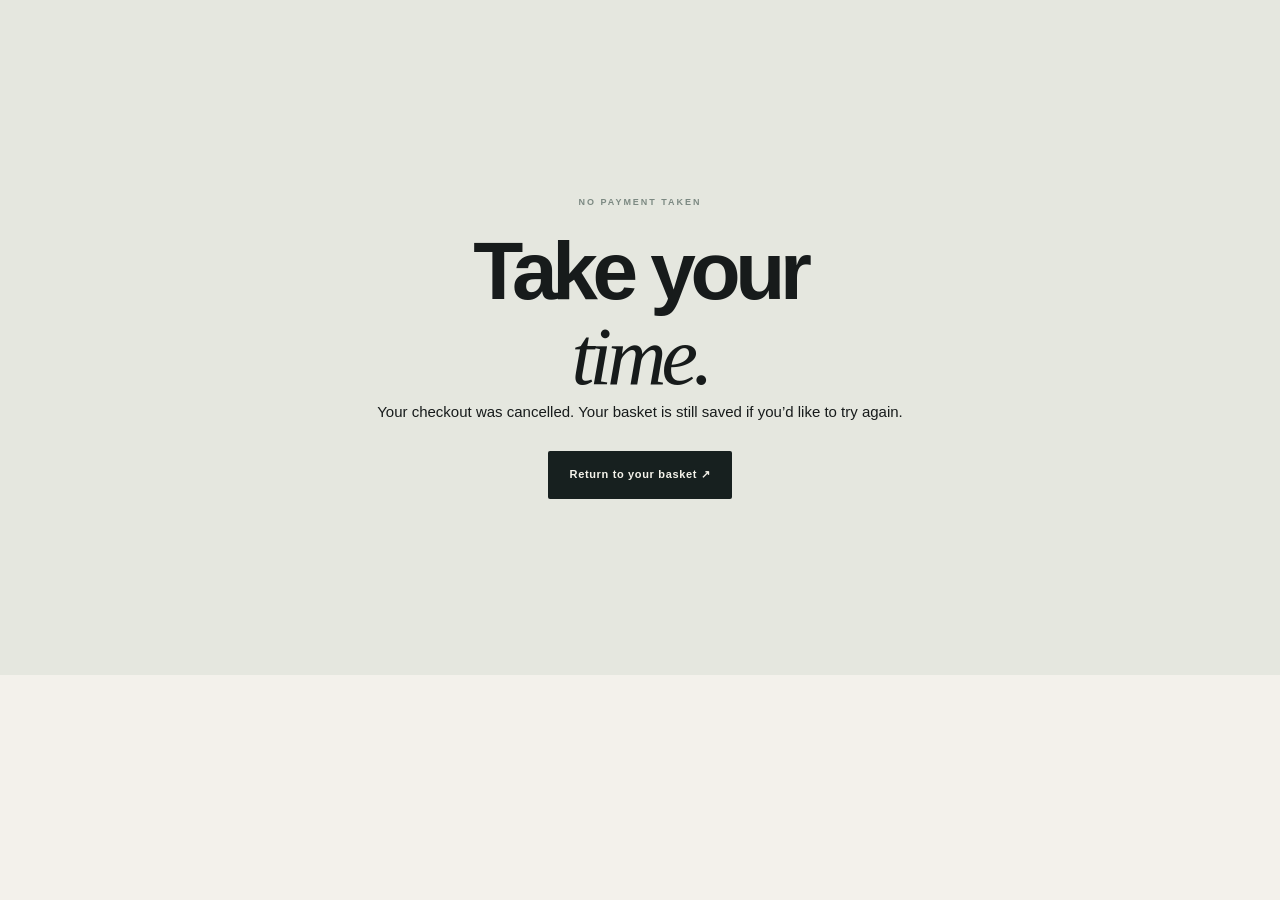
<file: cancel.html>
<!DOCTYPE html>
<html lang="en"><head><meta charset="UTF-8"><meta name="viewport" content="width=device-width,initial-scale=1"><title>Checkout cancelled — NICSTEPS</title><link rel="stylesheet" href="style.css"></head>
<body><main class="collection-hero" style="min-height:75vh;display:flex;flex-direction:column;justify-content:center;align-items:center"><p class="eyebrow">NO PAYMENT TAKEN</p><h1>Take your<br><em>time.</em></h1><p>Your checkout was cancelled. Your basket is still saved if you’d like to try again.</p><a class="button button-dark" style="margin-top:28px" href="collection.html">Return to your basket ↗</a></main></body></html>
</file>
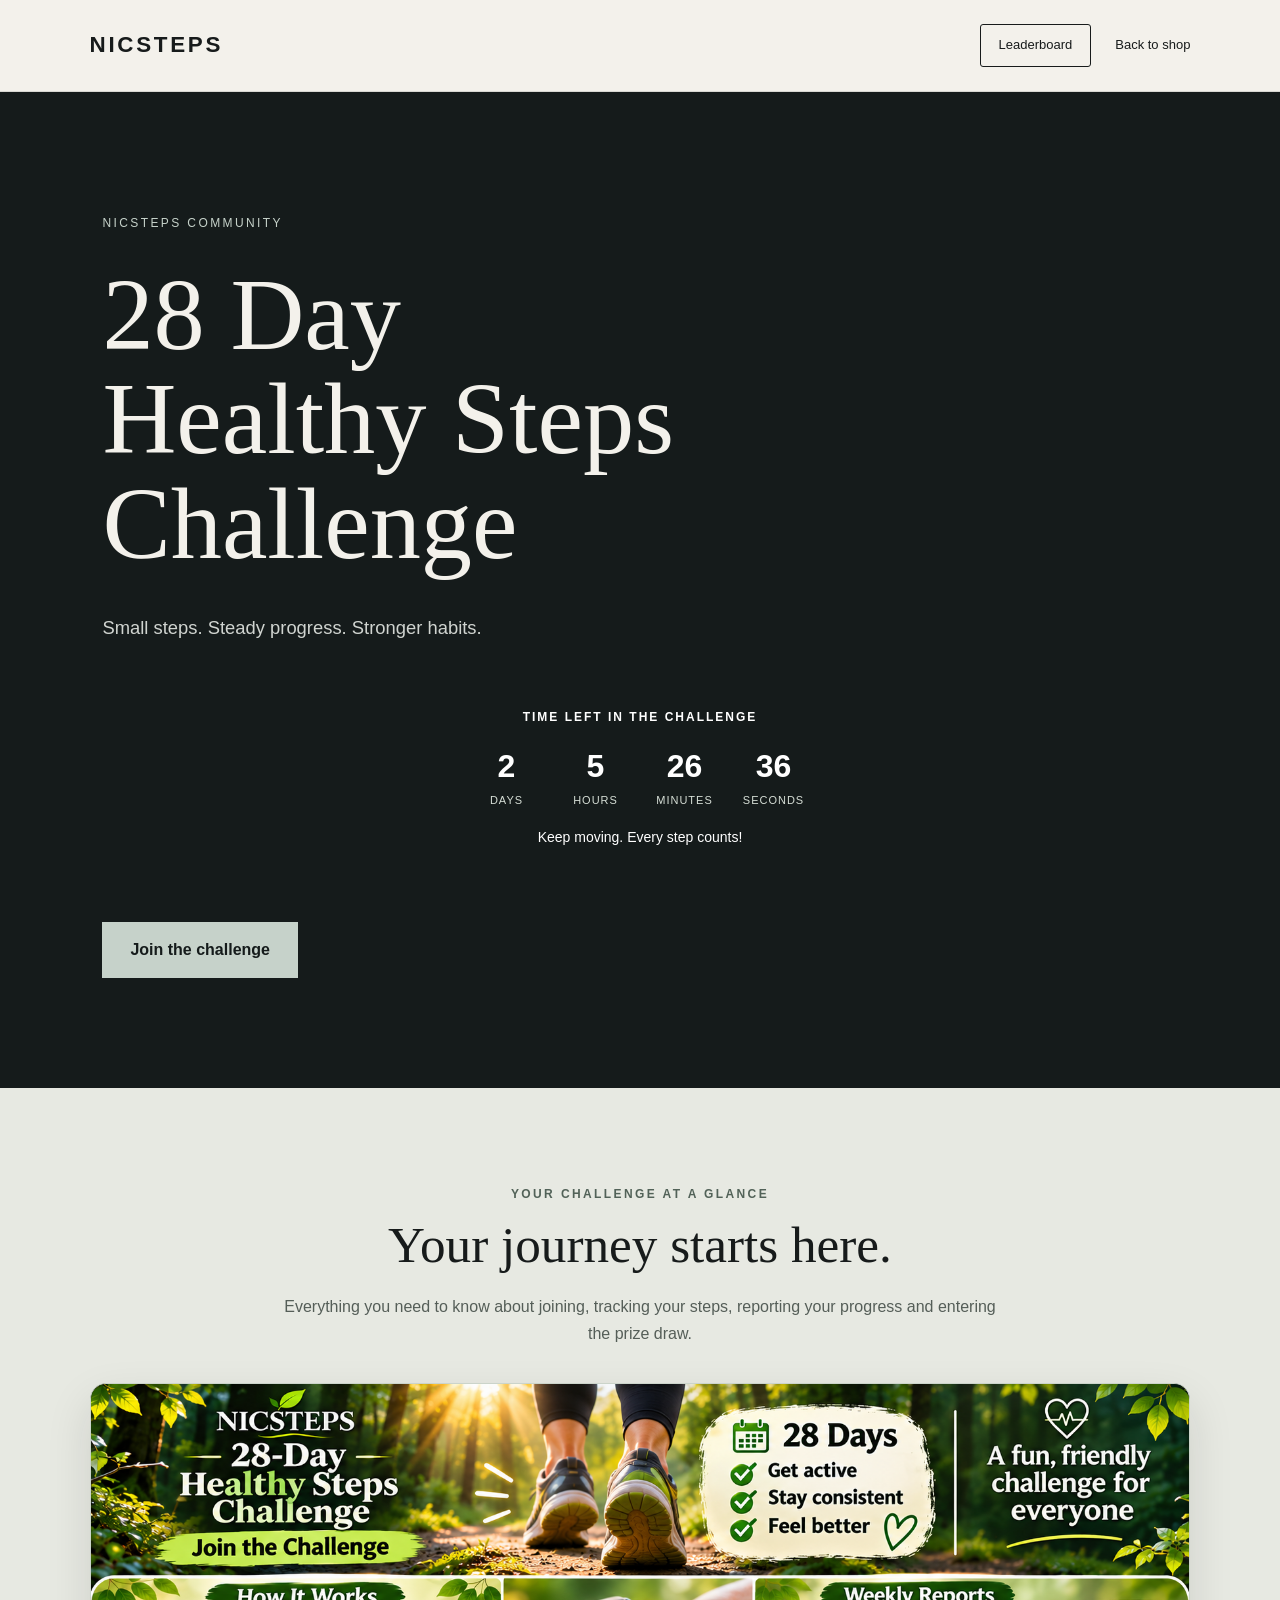
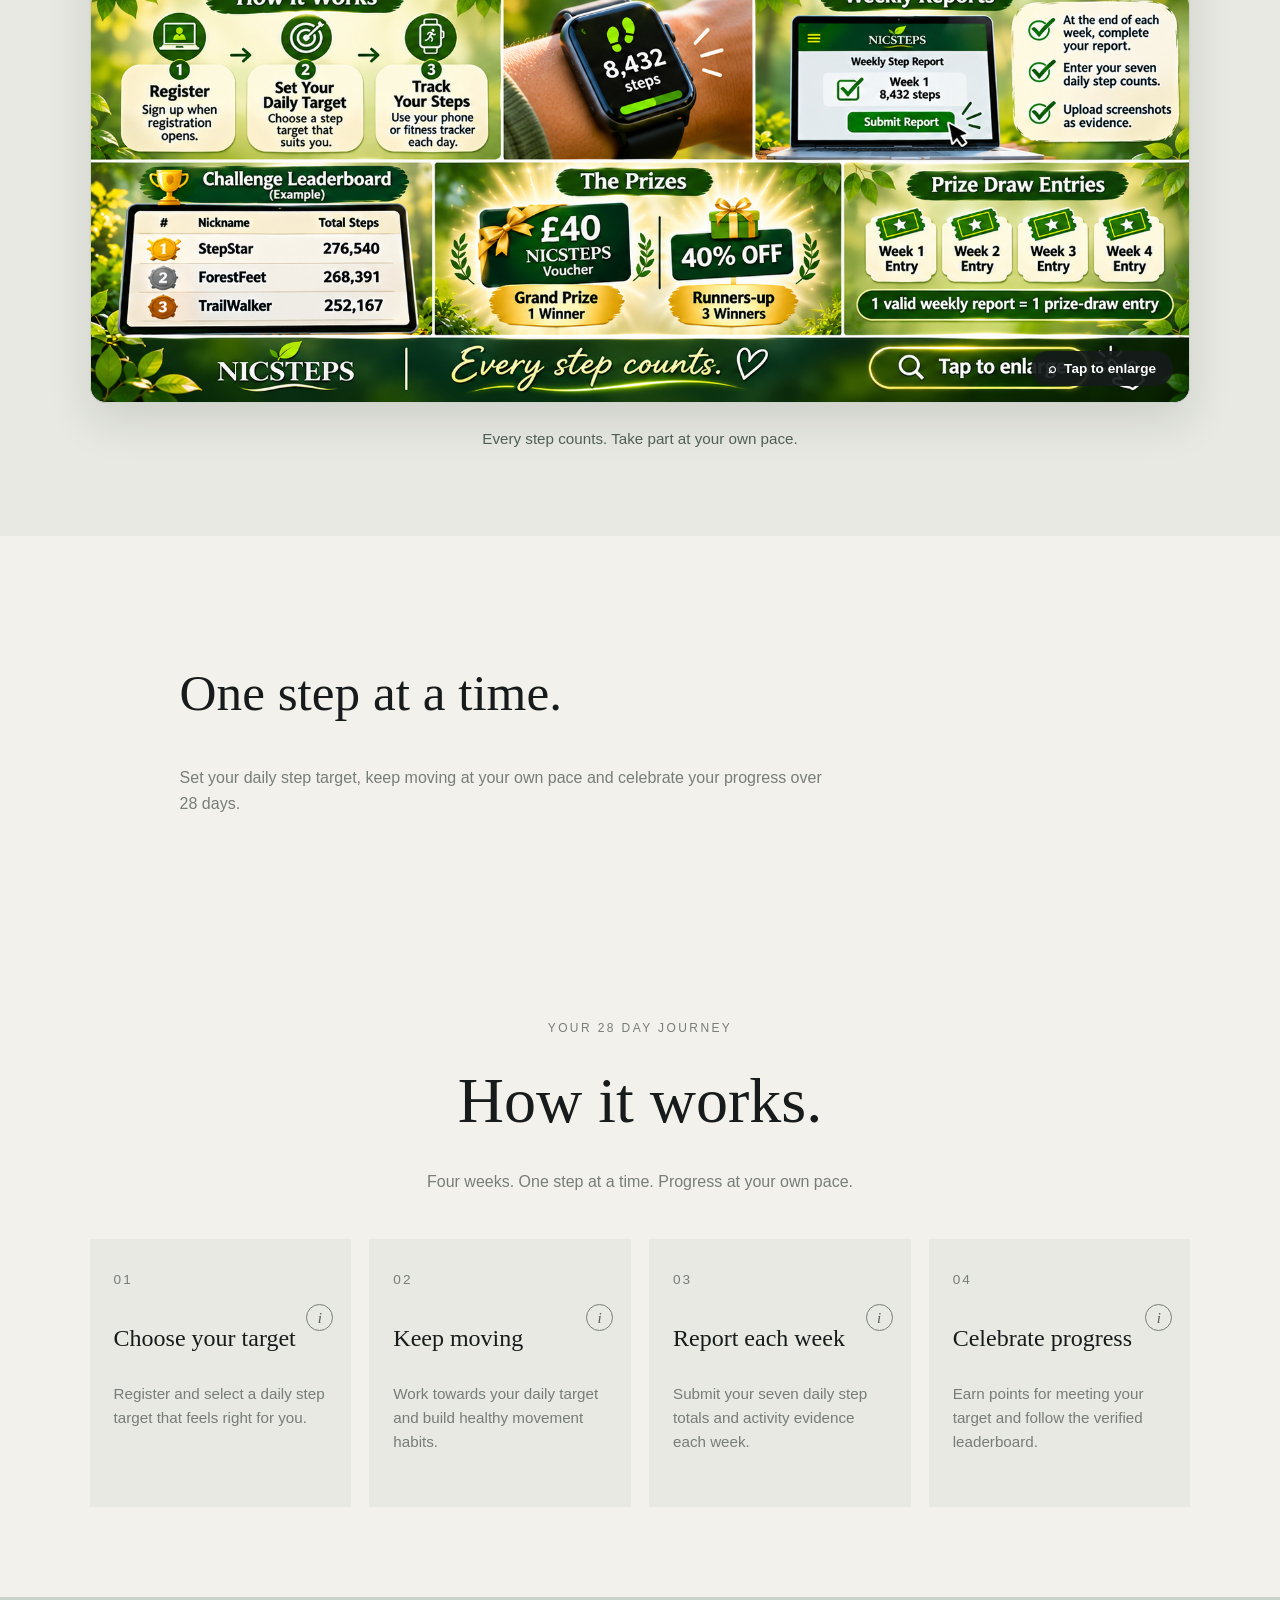
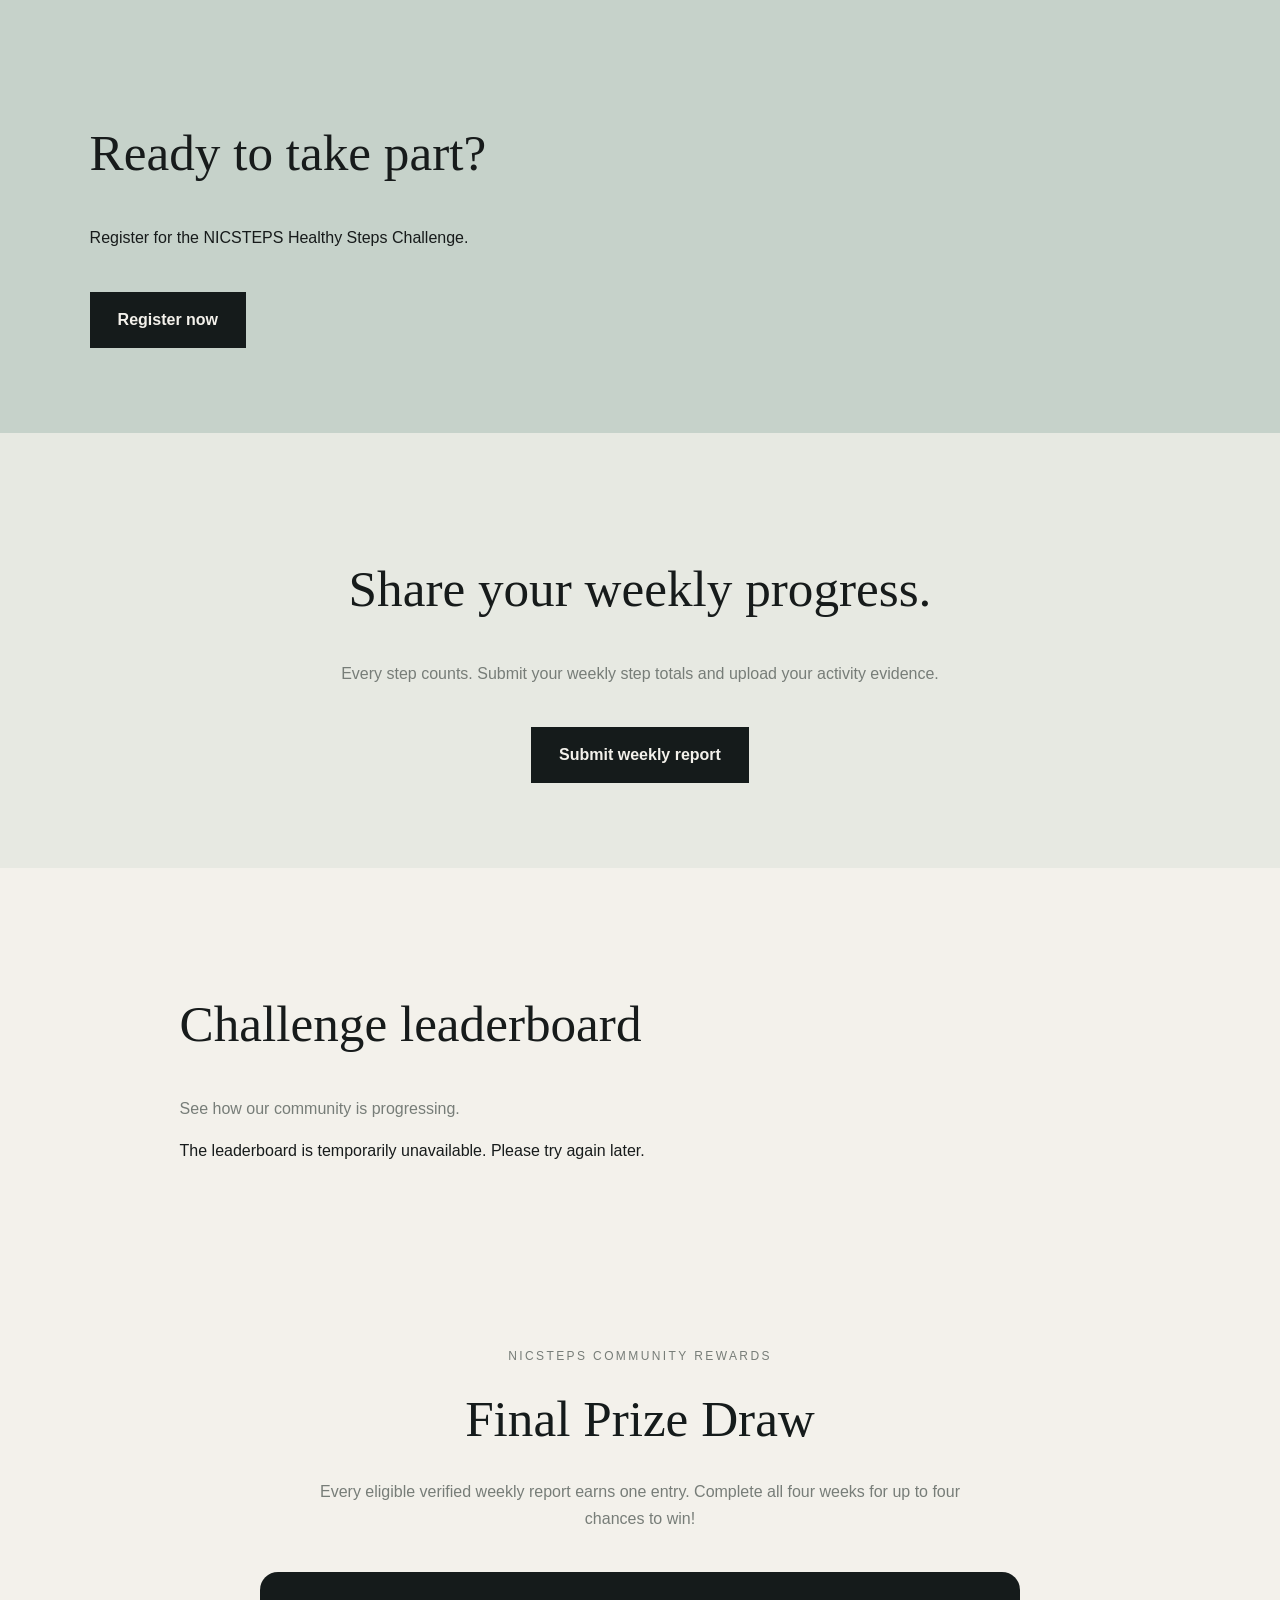
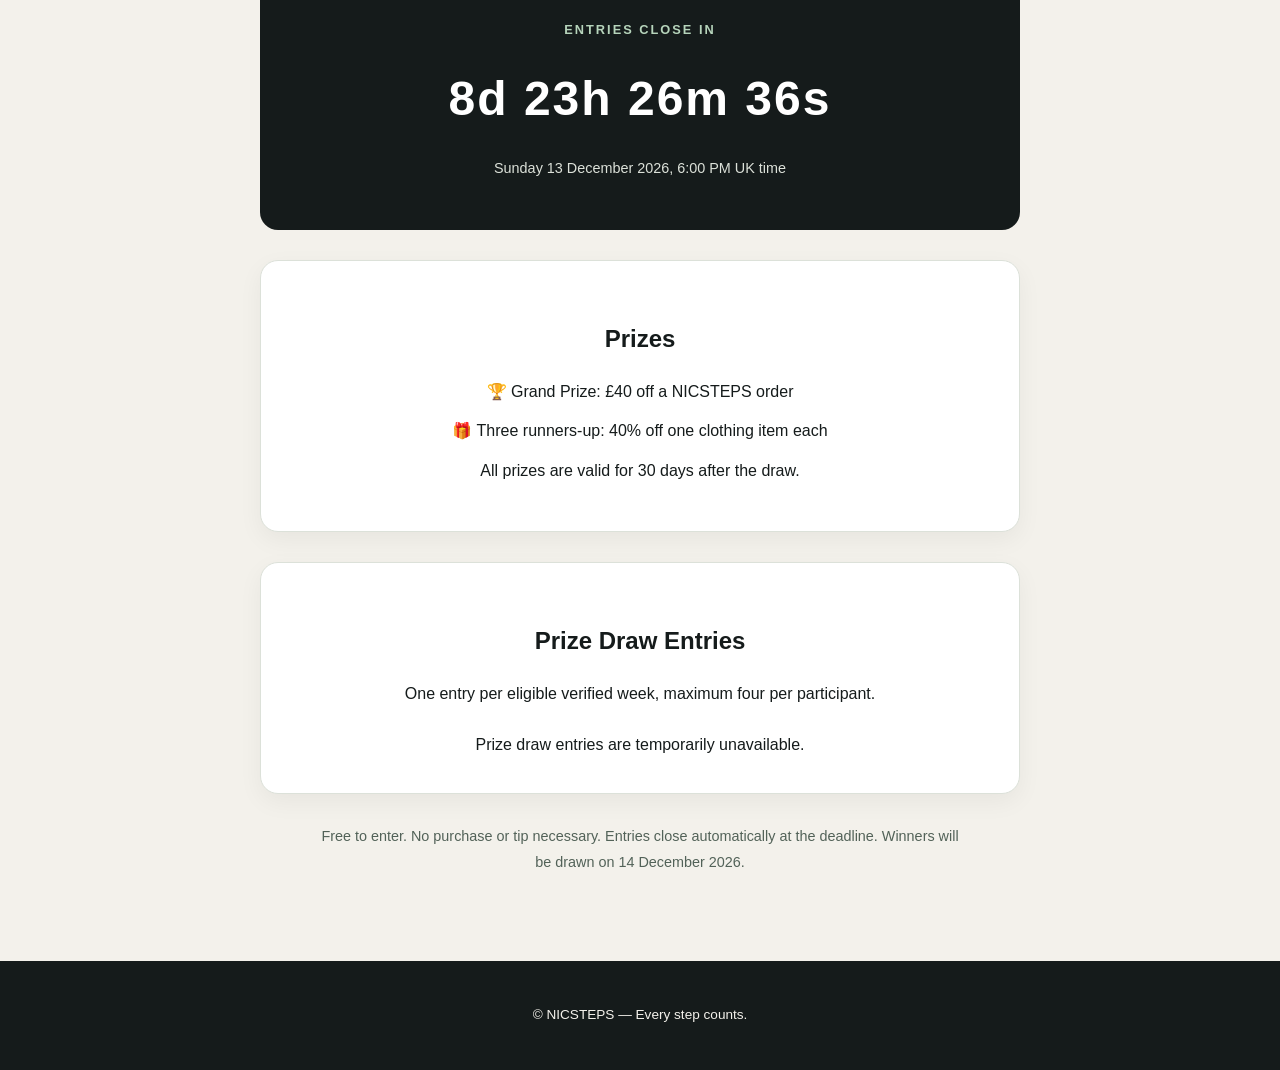
<file: challenge.html>
<!DOCTYPE html>
<html lang="en">
<head>
  <meta charset="UTF-8">
  <meta name="viewport" content="width=device-width, initial-scale=1.0">
  <meta name="description" content="Join the NICSTEPS 28 Day Healthy Steps Challenge. Set your step target, track your progress and take healthy steps together.">
  <title>28 Day Healthy Steps Challenge | NICSTEPS</title>
  <link rel="stylesheet" href="challenge.css">
</head>
<body>

<header class="challenge-header">
  <a href="index.html" class="brand">NICSTEPS</a>
  <nav class="header-links">
    <a href="#leaderboard" class="leaderboard-link">Leaderboard</a>
    <a href="index.html" class="back-link">Back to shop</a>
  </nav>
</header>

  <main>
    <section class="challenge-hero">
  <p class="eyebrow">NICSTEPS COMMUNITY</p>
  <h1>28 Day<br>Healthy Steps Challenge</h1>
  <p class="hero-text">
    Small steps. Steady progress. Stronger habits.
  </p>

  <div class="challenge-countdown">
    <p class="countdown-label">THE CHALLENGE BEGINS IN</p>

    <div id="challenge-countdown" class="countdown-display">
      <span>Loading countdown...</span>
    </div>

    <p id="countdown-message" class="countdown-message">
      Get ready to take your first step.
    </p>
  </div>

  <a href="#join" class="primary-button">Join the challenge</a>
</section>

    
<section class="challenge-infographic" aria-labelledby="challenge-guide-title">
  <div class="challenge-guide-heading">
    <p class="eyebrow">YOUR CHALLENGE AT A GLANCE</p>
    <h2 id="challenge-guide-title">Your journey starts here.</h2>
    <p>
      Everything you need to know about joining, tracking your
      steps, reporting your progress and entering the prize draw.
    </p>
  </div>

  <button
    class="challenge-image-button"
    id="challenge-image-open"
    type="button"
    aria-label="Enlarge the NICSTEPS 28-Day Challenge guide"
  >
    <img
      src="images/28-Challenge.png"
      alt="NICSTEPS 28-Day Healthy Steps Challenge guide showing registration, daily targets, step tracking, weekly reports, an example leaderboard, a £40 NICSTEPS voucher grand prize, three 40% off runner-up prizes and weekly prize-draw entries."
      loading="lazy"
    >
    <span class="challenge-image-hint">
      <span aria-hidden="true">⌕</span> Tap to enlarge
    </span>
  </button>

  <p class="challenge-guide-note">
    Every step counts. Take part at your own pace.
  </p>
</section>

<div
  class="challenge-image-modal"
  id="challenge-image-modal"
  role="dialog"
  aria-modal="true"
  aria-label="Enlarged NICSTEPS challenge guide"
  aria-hidden="true"
>
  <button
    class="challenge-modal-close"
    id="challenge-image-close"
    type="button"
    aria-label="Close enlarged image"
  >×</button>

  <div class="challenge-modal-scroll">
    <img
      src="images/28-Challenge.png"
      alt="Enlarged NICSTEPS 28-Day Healthy Steps Challenge guide"
    >
  </div>
</div>

    <section class="challenge-intro">
      <h2>One step at a time.</h2>
      <p>
        Set your daily step target, keep moving at your own pace
        and celebrate your progress over 28 days.
      </p>
    </section>

    
    
<section class="how-it-works">
  <div class="section-heading">
    <p class="eyebrow">YOUR 28 DAY JOURNEY</p>
    <h2>How it works.</h2>
    <p>Four weeks. One step at a time. Progress at your own pace.</p>
  </div>

  <div class="steps-grid">

    <article class="step-card">
      <span class="step-number">01</span>
      <h3>Choose your target</h3>
      <p>Register and select a daily step target that feels right for you.</p>

      <details class="step-info">
        <summary aria-label="More information about choosing your target">i</summary>
        <div class="step-info-content">
          <p>Choose from our daily step targets and pick one that feels achievable for you. You can challenge yourself, but remember that consistency matters more than speed.</p>
        </div>
      </details>
    </article>

    <article class="step-card">
      <span class="step-number">02</span>
      <h3>Keep moving</h3>
      <p>Work towards your daily target and build healthy movement habits.</p>

      <details class="step-info">
        <summary aria-label="More information about keeping moving">i</summary>
        <div class="step-info-content">
          <p>Fit your steps into everyday life. Walk to the shops, take the stairs, go for a stroll or enjoy a longer walk. Every step counts towards your daily target.</p>
        </div>
      </details>
    </article>

    <article class="step-card">
      <span class="step-number">03</span>
      <h3>Report each week</h3>
      <p>Submit your seven daily step totals and activity evidence each week.</p>

      <details class="step-info">
        <summary aria-label="More information about weekly reports">i</summary>
        <div class="step-info-content">
          <p>You can use any suitable step-tracking device or app, including Fitbit, Apple Health, Google Fit, Samsung Health or your phone's built-in step counter.</p>
          <p>When submitting your weekly report, upload clear screenshots showing your recorded steps as evidence. You don't need a Fitbit — any suitable tracker is welcome, as long as it provides clear evidence of your activity.</p>
        </div>
      </details>
    </article>

    <article class="step-card">
      <span class="step-number">04</span>
      <h3>Celebrate progress</h3>
      <p>Earn points for meeting your target and follow the verified leaderboard.</p>

      <details class="step-info">
        <summary aria-label="More information about celebrating progress">i</summary>
        <div class="step-info-content">
          <p>Your verified weekly reports earn points based on how consistently you meet your daily target. Follow the leaderboard to see your progress and celebrate your achievements.</p>
        </div>
      </details>
    </article>

  </div>
</section>

    <section class="join-section" id="join">
      <h2>Ready to take part?</h2>
      <p>Register for the NICSTEPS Healthy Steps Challenge.</p>
      <a 
        id="registration-link"
        href="https://docs.google.com/forms/d/e/1FAIpQLSct7XSMuRREjM1nwc5jV4VVtZeulcz5Ty5NeEs4lGW_tVGEag/viewform"
         target="_blank"
         rel="noopener noreferrer"
         class="primary-button">
        Register now
      </a>
    </section>

    
    <section class="weekly-report-section">
      <h2>Share your weekly progress.</h2>
      <p>
        Every step counts. Submit your weekly step totals
        and upload your activity evidence.
      </p>
      <a
        id="weekly-report-link"
        href="https://docs.google.com/forms/d/e/1FAIpQLSfCgFd15Ax2b4z6j2_GDBlbTC8HIC6kZqHWis1K81WMTc8zxg/viewform"
        target="_blank"
        rel="noopener noreferrer"
        class="primary-button">
        Submit weekly report
      </a>
    </section>

    <section class="leaderboard-section">
      <h2>Challenge leaderboard</h2>
      <p>See how our community is progressing.</p>
      <div id="leaderboard">
        <p>Loading leaderboard...</p>
      </div>
    </section>
  </main>

  
<!-- NICSTEPS Prize Draw -->
<section class="prize-draw-section" id="prize-draw">
  <div class="section-heading">
    <p class="eyebrow">NICSTEPS COMMUNITY REWARDS</p>
    <h2>Final Prize Draw</h2>
    <p>
      Every eligible verified weekly report earns one entry.
      Complete all four weeks for up to four chances to win!
    </p>
  </div>

  <div class="prize-draw-countdown">
    <p class="countdown-label">ENTRIES CLOSE IN</p>
    <div id="prize-draw-timer" aria-live="off">
      Countdown coming soon...
    </div>
    <p>Sunday 13 December 2026, 6:00 PM UK time</p>
  </div>

  <div class="prize-draw-rewards">
    <h3>Prizes</h3>
    <p>🏆 Grand Prize: £40 off a NICSTEPS order</p>
    <p>🎁 Three runners-up: 40% off one clothing item each</p>
    <p>All prizes are valid for 30 days after the draw.</p>
  </div>

  <div class="prize-draw-entries">
    <h3>Prize Draw Entries</h3>
    <p>One entry per eligible verified week, maximum four per participant.</p>

    <div id="prize-draw-entry-list">
      <p>Verified entries will appear here.</p>
    </div>
  </div>

  <p class="prize-draw-note">
    Free to enter. No purchase or tip necessary.
    Entries close automatically at the deadline.
    Winners will be drawn on 14 December 2026.
  </p>
</section>
<!-- End NICSTEPS Prize Draw -->

  <footer class="challenge-footer">
    <p>© NICSTEPS — Every step counts.</p>
  </footer>

  <script src="challenge.js"></script>
</body>
</html>
</file>
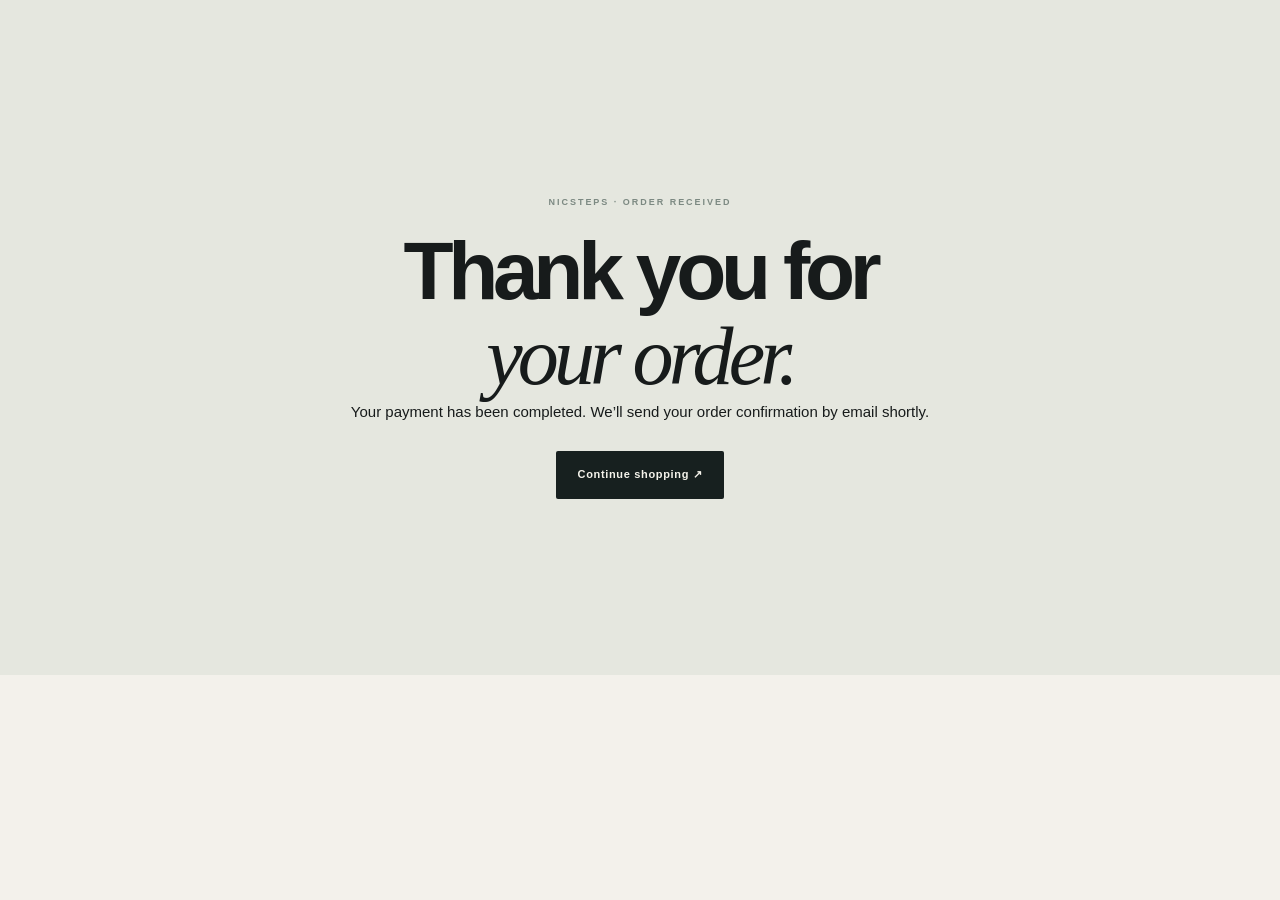
<file: success.html>
<!DOCTYPE html>
<html lang="en"><head><meta charset="UTF-8"><meta name="viewport" content="width=device-width,initial-scale=1"><title>Thank you — NICSTEPS</title><link rel="stylesheet" href="style.css"></head>
<body><main class="collection-hero" style="min-height:75vh;display:flex;flex-direction:column;justify-content:center;align-items:center"><p class="eyebrow">NICSTEPS · ORDER RECEIVED</p><h1>Thank you for<br><em>your order.</em></h1><p>Your payment has been completed. We’ll send your order confirmation by email shortly.</p><a class="button button-dark" style="margin-top:28px" href="collection.html">Continue shopping ↗</a></main>
<script>
  // Fulfilment is handled once by the Stripe webhook on the backend.
  // Do not call /create-order here: doing so would create a duplicate Printful order.
  localStorage.removeItem("nicstepsBasketV2");
  localStorage.removeItem("nicstepsTipPercent");
</script></body></html>
</file>
<file: style.css>
*{box-sizing:border-box;margin:0;padding:0}
:root{--ink:#171b1b;--muted:#727a78;--paper:#f3f1eb;--cream:#e8e4d9;--line:#d9d8d0;--dark:#151b1b;--accent:#c6d2ca;--serif:Georgia,"Times New Roman",serif}
html{scroll-behavior:smooth}body{background:var(--paper);color:var(--ink);font-family:"DM Sans",sans-serif;font-size:15px;line-height:1.55}button,input,select{font:inherit}button,a{-webkit-tap-highlight-color:transparent}a{color:inherit;text-decoration:none}.announcement{height:31px;background:#17201f;color:#e7e9e2;text-align:center;font-size:9px;letter-spacing:.19em;display:flex;align-items:center;justify-content:center}.site-header{height:82px;padding:0 clamp(22px,6vw,88px);display:flex;align-items:center;justify-content:space-between;background:var(--paper);position:sticky;top:0;z-index:30;border-bottom:1px solid rgba(20,30,28,.09)}.wordmark{font-family:Manrope,sans-serif;font-size:22px;font-weight:800;letter-spacing:.12em}.wordmark span{font-weight:400}.desktop-nav{display:flex;gap:38px;margin-left:50px}.desktop-nav a,.text-link{font-size:12px;letter-spacing:.06em;color:#5e6662}.desktop-nav a.active,.desktop-nav a:hover,.text-link:hover{color:#111;font-weight:700}.header-actions{display:flex;align-items:center;gap:22px}.cart-trigger{border:1px solid #b9beb8;background:transparent;padding:10px 15px;border-radius:2px;font-size:12px;cursor:pointer}.cart-trigger span{display:inline-flex;min-width:20px;height:20px;margin-left:8px;align-items:center;justify-content:center;border-radius:50%;background:var(--dark);color:white;font-size:10px}.menu-trigger{display:none;border:0;background:none;font-size:22px}.mobile-nav{display:none}.hero{min-height:560px;background:#192221;color:#f1f0e9;display:grid;grid-template-columns:1.05fr .95fr;overflow:hidden}.hero-copy{padding:clamp(65px,10vw,145px) 0 clamp(65px,9vw,120px) clamp(30px,11vw,155px);max-width:720px;position:relative;z-index:1}.eyebrow{font-size:9px;letter-spacing:.22em;font-weight:700;color:#7c8982;margin-bottom:18px}.hero .eyebrow{color:#b8c4bc}.hero h1,.collection-hero h1{font-family:Manrope,sans-serif;font-size:clamp(44px,6.1vw,83px);line-height:1.04;letter-spacing:-.065em;font-weight:600}.hero h1 em,.collection-hero h1 em,.winter-copy h2 em,.story-section h2 em{font-family:var(--serif);font-weight:400;letter-spacing:-.06em}.hero-description{max-width:380px;color:#c5ccc6;font-size:14px;line-height:1.8;margin:26px 0 34px}.button{min-height:48px;display:inline-flex;align-items:center;justify-content:center;gap:24px;padding:0 22px;border:0;border-radius:2px;font-size:11px;font-weight:700;letter-spacing:.06em;cursor:pointer;transition:transform .2s,background .2s}.button:hover{transform:translateY(-2px)}.button-light{background:#e9e9df;color:#17201f}.button-light:hover{background:#fff}.button-dark{background:#17201f;color:#f5f3eb}.button-dark:hover{background:#2b3936}.button:disabled{opacity:.6;cursor:wait}.hero-art{position:relative;min-height:500px;background:radial-gradient(ellipse at 55% 47%,#46544d 0,#26322e 35%,#192221 72%);display:flex;align-items:center;justify-content:center}.hero-art-orbit{width:min(34vw,390px);aspect-ratio:1;border:1px solid rgba(230,235,226,.24);border-radius:50%;box-shadow:0 0 0 35px rgba(230,235,226,.025),0 0 0 70px rgba(230,235,226,.02);transform:rotate(-25deg)}.hero-art-orbit:before,.hero-art-orbit:after{content:"";position:absolute;border:1px solid rgba(230,235,226,.23);border-radius:50%;inset:12% -12%;transform:rotate(55deg)}.hero-art-orbit:after{inset:-12% 12%;transform:rotate(-50deg)}.hero-art-label{position:absolute;font-family:Manrope,sans-serif;font-size:clamp(40px,6vw,74px);font-weight:800;letter-spacing:.14em;text-align:center;line-height:1;color:rgba(244,244,233,.88)}.hero-art-label small{font-size:9px;letter-spacing:.35em;font-weight:500}.hero-art-caption{position:absolute;bottom:35px;right:40px;font-size:8px;letter-spacing:.25em;color:#bac4bd}.intro-strip{padding:23px clamp(24px,7vw,100px);display:flex;justify-content:space-between;align-items:center;border-bottom:1px solid var(--line);gap:20px}.intro-strip span{font-size:8px;letter-spacing:.18em;color:#7b827d}.intro-strip p{font-family:var(--serif);font-size:18px}.section{padding:90px clamp(24px,7vw,100px)}.section-heading{display:flex;justify-content:space-between;align-items:end;margin-bottom:32px}.section-heading h2,.drawer-head h2{font-family:Manrope,sans-serif;font-size:38px;letter-spacing:-.055em;font-weight:600;line-height:1.1}.underlined-link{font-size:11px;font-weight:700;border-bottom:1px solid #8c9690;padding-bottom:6px}.product-grid{display:grid;grid-template-columns:repeat(3,minmax(0,1fr));gap:34px 22px}.product-card{min-width:0}.product-image-button{display:block;position:relative;width:100%;aspect-ratio:4/4.6;background:#e7e5de;border:0;overflow:hidden;cursor:pointer;text-align:left}.product-image-button img{width:100%;height:100%;object-fit:contain;mix-blend-mode:multiply;transition:transform .45s;display:block;padding:12px}.product-image-button:hover img{transform:scale(1.045)}.image-label{position:absolute;top:14px;left:14px;font-size:8px;letter-spacing:.13em;background:rgba(245,244,237,.88);padding:7px 9px}.quick-add{position:absolute;right:14px;bottom:14px;background:#18211f;color:#fff;padding:10px 13px;font-size:9px;letter-spacing:.06em;opacity:0;transform:translateY(5px);transition:.2s}.product-image-button:hover .quick-add{opacity:1;transform:none}.image-missing:after{content:"NICSTEPS";position:absolute;inset:0;display:grid;place-items:center;font-family:Manrope,sans-serif;font-weight:800;letter-spacing:.2em;color:#a4aaa2;font-size:22px}.image-missing img{opacity:0}.product-card-meta{display:flex;justify-content:space-between;gap:12px;padding:15px 0 9px}.product-category{font-size:8px;letter-spacing:.16em;color:#89908a;text-transform:uppercase;margin-bottom:4px}.product-card h3{font-family:Manrope,sans-serif;font-size:15px;font-weight:600;line-height:1.3}.product-card-meta>strong{font-size:12px;white-space:nowrap;padding-top:16px}.card-add{width:100%;display:flex;justify-content:space-between;border:0;border-top:1px solid #d4d5cc;background:transparent;padding:11px 0;font-size:10px;color:#555f59;cursor:pointer}.card-add:hover{color:#111}.winter-callout{background:#dce2dc;min-height:360px;padding:75px clamp(24px,12vw,170px);display:flex;align-items:center;justify-content:space-between;overflow:hidden}.winter-copy{max-width:470px}.winter-copy h2,.story-section h2{font-family:Manrope,sans-serif;font-size:clamp(40px,5vw,65px);line-height:1.05;letter-spacing:-.06em;font-weight:600}.winter-copy p:not(.eyebrow){color:#606c64;max-width:360px;margin:18px 0 25px;font-size:13px;line-height:1.8}.winter-mark{font-family:Manrope,sans-serif;font-weight:800;font-size:clamp(100px,20vw,260px);letter-spacing:-.12em;color:rgba(51,68,59,.13);padding-right:5vw}.winter-mark span{font-family:var(--serif);font-weight:400}.story-section{max-width:1000px;margin:auto;padding-top:110px;padding-bottom:110px}.story-section h2{font-size:clamp(42px,6vw,72px)}.story-section>p:not(.eyebrow){max-width:560px;color:#68716b;line-height:1.9;margin:25px 0}.site-footer{background:#17201f;color:#e9e9e1;padding:50px clamp(24px,7vw,100px) 28px;display:grid;grid-template-columns:1fr 1fr;gap:25px}.site-footer .wordmark{display:inline-block}.site-footer p{color:#aeb8b0;font-size:11px;margin-top:8px}.footer-links{display:flex;justify-content:flex-end;align-items:start;gap:22px;flex-wrap:wrap}.footer-links a{font-size:10px;color:#d4d9d1}.site-footer small{grid-column:1/-1;border-top:1px solid #3b4540;padding-top:20px;color:#929e95;font-size:9px;letter-spacing:.06em}.collection-hero{padding:100px 24px 80px;text-align:center;background:#e5e7df}.collection-hero h1{font-size:clamp(48px,7vw,82px)}.collection-hero>p:last-child{color:#737d75;margin:20px auto 0;max-width:480px;font-size:13px}.collection-section{padding-top:54px}.collection-toolbar{display:flex;justify-content:space-between;align-items:center;gap:20px;margin-bottom:30px}.collection-toolbar>span{font-size:9px;letter-spacing:.16em;color:#778078;white-space:nowrap}.filter-tabs{display:flex;gap:8px;flex-wrap:wrap;justify-content:flex-end}.filter-tab{border:1px solid #c8ccc3;background:transparent;padding:8px 12px;font-size:9px;color:#5e6861;cursor:pointer}.filter-tab.active,.filter-tab:hover{background:#17201f;color:#f3f1eb;border-color:#17201f}
.overlay{position:fixed;inset:0;background:rgba(13,19,17,.45);z-index:49;opacity:0;visibility:hidden;transition:.25s}.overlay.visible{opacity:1;visibility:visible}.cart-drawer{position:fixed;right:0;top:0;height:100dvh;width:min(460px,100%);background:#f4f2eb;z-index:50;transform:translateX(102%);transition:transform .3s ease;display:flex;flex-direction:column;padding:28px 28px 20px}.cart-drawer.open{transform:translateX(0)}.drawer-head{display:flex;justify-content:space-between;align-items:center;padding-bottom:22px;border-bottom:1px solid var(--line)}.drawer-head .eyebrow{margin-bottom:5px}.drawer-head h2{font-size:27px}.icon-button{border:0;background:transparent;font-size:29px;line-height:1;cursor:pointer;color:#27312c}.cart-lines{overflow-y:auto;flex:1;padding:12px 0}.empty-state{padding:35px 0;color:#858d85;font-family:var(--serif);font-size:17px}.cart-line{display:grid;grid-template-columns:68px 1fr auto;gap:13px;padding:13px 0;border-bottom:1px solid #ddded6}.cart-line>img{width:68px;height:78px;object-fit:contain;background:#e7e5de}.cart-line-info{min-width:0}.cart-line-info strong{font-size:11px;display:block}.cart-line-info small{display:block;color:#7a837c;font-size:9px;margin:3px 0 8px}.quantity-control{display:flex;align-items:center;gap:12px}.quantity-control button{border:1px solid #c9cec6;background:transparent;width:23px;height:23px;cursor:pointer}.quantity-control span{font-size:10px}.cart-line-end{text-align:right;display:flex;flex-direction:column;align-items:end;justify-content:space-between}.cart-line-end strong{font-size:11px}.remove-line,.remove-tip{border:0;background:none;text-decoration:underline;color:#7b827c;font-size:9px;cursor:pointer}.drawer-bottom{padding-top:8px}.tip-card{background:#e9eae2;padding:14px 15px;margin-bottom:15px}.tip-heading{display:flex;justify-content:space-between;align-items:center}.tip-heading strong{font-size:11px}.tip-heading strong span{color:#8b6d61}.tip-heading small{font-size:9px;color:#7d867e}.tip-buttons{display:flex;gap:7px;margin:12px 0}.tip-btn{border:1px solid #c4cbc2;background:transparent;padding:6px 13px;font-size:9px;cursor:pointer}.tip-btn.active{background:#26332e;color:#fff;border-color:#26332e}.custom-tip{display:flex;align-items:center;gap:8px}.custom-tip label{font-size:9px;color:#657067}.custom-tip input{width:65px;padding:6px;border:1px solid #c4cbc2;background:#f5f4ed;font-size:10px}.small-button{border:0;background:#25322d;color:#fff;padding:7px 11px;font-size:9px;cursor:pointer}.tip-total{font-size:10px;margin-top:10px}.tip-note{display:block;color:#858d85;font-size:8px;margin-top:7px}.remove-tip{margin-top:4px}.subtotal-row{display:flex;justify-content:space-between;padding:11px 0 17px;font-size:12px}.subtotal-row strong{font-size:15px}.full-width{width:100%}.secure-note{text-align:center;color:#8b928b;font-size:9px;margin-top:12px}.modal{position:fixed;z-index:60;top:50%;left:50%;transform:translate(-50%,-46%);width:min(760px,calc(100% - 30px));max-height:90dvh;overflow:auto;background:#f4f2eb;display:none;grid-template-columns:1fr 1fr;box-shadow:0 20px 70px rgba(0,0,0,.18)}.modal.open{display:grid;transform:translate(-50%,-50%)}.modal-close{position:absolute;right:15px;top:13px;z-index:2}.modal-image{background:#e7e5de;min-height:360px;display:flex;align-items:center;justify-content:center}.modal-image img{width:100%;height:100%;max-height:520px;object-fit:contain;padding:18px;mix-blend-mode:multiply}.modal-content{padding:55px 36px 35px;display:flex;flex-direction:column;align-items:stretch}.modal-content h2,.checkout-modal h2{font-family:Manrope,sans-serif;font-size:29px;line-height:1.12;letter-spacing:-.05em;margin-bottom:10px}.modal-price{font-weight:700;margin-bottom:25px}.modal-content label,.checkout-modal label{font-size:10px;color:#657067;margin:10px 0 6px}.modal-content select,.checkout-modal input{width:100%;height:42px;padding:0 11px;border:1px solid #c9cec6;background:#f9f8f2;color:#1b2420;font-size:11px;border-radius:0}.modal-content .button{margin-top:24px}.modal-note{font-size:9px;color:#89918a;margin-top:14px}.checkout-modal{display:none;grid-template-columns:1fr;padding:48px;max-width:450px}.checkout-modal.open{display:block}.checkout-intro{font-size:12px;color:#707a72;margin:5px 0 17px}.checkout-modal .button{margin-top:18px}
@media(max-width:850px){.desktop-nav{gap:20px;margin-left:0}.desktop-shop-link{display:none}.hero{grid-template-columns:1fr .8fr}.hero-copy{padding-left:7vw}.product-grid{grid-template-columns:repeat(2,minmax(0,1fr))}.collection-toolbar{align-items:flex-start;flex-direction:column}.filter-tabs{justify-content:flex-start}.section{padding-top:65px;padding-bottom:65px}}
@media(max-width:620px){.announcement{font-size:7px;letter-spacing:.12em}.site-header{height:68px;padding:0 18px}.wordmark{font-size:19px}.desktop-nav{display:none}.menu-trigger{display:block}.header-actions{gap:12px}.cart-trigger{padding:8px 10px}.mobile-nav{position:fixed;z-index:29;top:99px;left:0;right:0;background:#f3f1eb;display:flex;flex-direction:column;gap:0;padding:0 22px;max-height:0;overflow:hidden;transition:max-height .25s}.mobile-nav.open{max-height:190px;border-bottom:1px solid var(--line);padding-top:8px;padding-bottom:12px}.mobile-nav a{padding:11px 0;border-bottom:1px solid #e0e0d8;font-size:12px}.hero{display:block;min-height:0}.hero-copy{padding:70px 27px 58px}.hero h1{font-size:53px}.hero-art{min-height:280px}.hero-art-orbit{width:190px}.hero-art-label{font-size:46px}.intro-strip{padding:17px 22px;flex-direction:column;gap:6px;text-align:center}.intro-strip span{font-size:7px}.intro-strip p{font-size:16px}.section{padding:60px 20px}.section-heading{align-items:start;gap:15px}.section-heading h2{font-size:31px}.underlined-link{font-size:9px;white-space:nowrap;margin-top:24px}.product-grid{gap:26px 12px}.product-image-button{aspect-ratio:4/4.8}.product-image-button img{padding:4px}.image-label{top:8px;left:8px;font-size:7px;padding:5px 6px}.quick-add{display:none}.product-card-meta{display:block;padding:10px 0 5px}.product-card h3{font-size:12px}.product-card-meta>strong{display:block;padding-top:5px;font-size:11px}.card-add{font-size:9px;padding:8px 0}.winter-callout{min-height:330px;padding:55px 25px;position:relative}.winter-copy{position:relative;z-index:1}.winter-mark{position:absolute;right:12px;bottom:-10px;font-size:130px}.winter-copy h2{font-size:48px}.story-section{padding:75px 25px}.site-footer{padding:38px 23px 22px;grid-template-columns:1fr}.footer-links{justify-content:flex-start;gap:14px}.site-footer small{grid-column:1}.collection-hero{padding:72px 22px 60px}.collection-hero h1{font-size:52px}.collection-section{padding-top:38px}.filter-tabs{gap:6px}.filter-tab{padding:7px 9px;font-size:8px}.cart-drawer{padding:22px 18px 16px}.modal{grid-template-columns:1fr;max-height:92dvh;width:calc(100% - 24px)}.modal-image{min-height:210px;height:230px}.modal-image img{max-height:230px}.modal-content{padding:25px 23px}.modal-content h2{font-size:25px}.checkout-modal{padding:42px 25px}.drawer-head h2{font-size:24px}}

/* Restored original NICSTEPS contact and social destinations */
.contact-section{background:#e5e7df;text-align:center;padding:76px 24px 70px}.contact-section h2{font-family:Manrope,sans-serif;font-size:clamp(38px,5vw,58px);font-weight:600;letter-spacing:-.06em;line-height:1.1}.contact-section h2 em{font-family:var(--serif);font-weight:400}.contact-email{margin:20px 0 18px;color:#59645d;font-size:13px}.contact-email a{text-decoration:underline;text-underline-offset:3px}.social-links{display:flex;justify-content:center;align-items:center;gap:18px;margin:18px auto}.social-links a{width:42px;height:42px;border:1px solid #bdc5bc;border-radius:50%;display:grid;place-items:center;transition:background .2s}.social-links a:hover{background:#d1d8cf}.social-links img{width:19px;height:19px;object-fit:contain}.support-text{font-size:11px;color:#737d75}
/* NICSTEPS Healthy Steps Challenge Callout */
.challenge-callout {
  display: flex;
  align-items: center;
  justify-content: space-between;
  gap: 40px;
  padding: 65px 9%;
  background: #e7e9e2;
  color: #171b1b;
}

.challenge-callout-copy {
  max-width: 650px;
}

.challenge-callout h2 {
  margin: 12px 0;
  font-family: 'Manrope', sans-serif;
  font-size: clamp(2rem, 4vw, 3.5rem);
  line-height: 1.15;
}

.challenge-callout h2 em {
  font-style: italic;
}

.challenge-callout-copy > p:not(.eyebrow) {
  max-width: 520px;
  line-height: 1.7;
  margin-bottom: 25px;
}

.challenge-callout-mark {
  font-family: 'Manrope', sans-serif;
  font-size: clamp(5rem, 12vw, 10rem);
  font-weight: 800;
  line-height: 0.85;
  text-align: center;
  color: #aab3a7;
  flex-shrink: 0;
}

.challenge-callout-mark span {
  display: block;
  font-size: 1rem;
  letter-spacing: 5px;
  margin-top: 12px;
}

@media (max-width: 650px) {
  .challenge-callout {
    padding: 45px 7%;
    flex-direction: column;
    align-items: flex-start;
    gap: 30px;
  }

  .challenge-callout-mark {
    align-self: flex-end;
    font-size: 5rem;
  }
}


/* NICSTEPS — Limited-time 20% promotion */

.promo-banner[hidden] {
  display: none !important;
}

.promo-banner {
  background: #dce8dd;
  color: #17201f;
  padding: 11px 20px;
  display: flex;
  align-items: center;
  justify-content: center;
  flex-wrap: wrap;
  gap: 9px 18px;
  text-align: center;
  border-bottom: 1px solid #b7c9ba;
  font-family: "DM Sans", sans-serif;
}

.promo-message {
  font-size: 11px;
  font-weight: 700;
  letter-spacing: .1em;
}

.promo-offer {
  font-size: 12px;
}

.promo-offer strong {
  font-weight: 800;
  letter-spacing: .08em;
}

.promo-copy {
  background: #17201f;
  color: #ffffff;
  border: 0;
  border-radius: 3px;
  padding: 8px 13px;
  font-size: 11px;
  font-weight: 700;
  cursor: pointer;
  transition: background .2s;
}

.promo-copy:hover {
  background: #354a40;
}

.promo-copy:focus-visible {
  outline: 2px solid #17201f;
  outline-offset: 3px;
}

.promo-expiry {
  font-size: 10px;
  color: #52645b;
}

@media (max-width: 620px) {
  .promo-banner {
    padding: 12px 14px;
    gap: 7px 12px;
  }

  .promo-message {
    width: 100%;
    font-size: 10px;
  }

  .promo-offer {
    font-size: 11px;
  }

  .promo-copy {
    padding: 7px 11px;
  }

  .promo-expiry {
    width: 100%;
    font-size: 9px;
  }
}
</file>
<file: challenge.css>
:root {
  --paper: #f3f1eb;
  --ink: #171b1b;
  --dark: #151b1b;
  --accent: #c6d2ca;
  --muted: #777d78;
}

* {
  box-sizing: border-box;
}

html {
  scroll-behavior: smooth;
}

body {
  margin: 0;
  background: var(--paper);
  color: var(--ink);
  font-family: "DM Sans", Arial, sans-serif;
  line-height: 1.6;
}

.challenge-header {
  display: flex;
  justify-content: space-between;
  align-items: center;
  padding: 24px 7%;
  border-bottom: 1px solid rgba(23, 27, 27, 0.12);
}

.brand {
  color: var(--ink);
  font-size: 1.4rem;
  font-weight: 800;
  letter-spacing: 0.12em;
  text-decoration: none;
}

.back-link {
  color: var(--ink);
  text-decoration: none;
  font-size: 0.9rem;
}

.challenge-hero {
  min-height: 560px;
  padding: 110px 8%;
  display: flex;
  flex-direction: column;
  justify-content: center;
  align-items: flex-start;
  background: var(--dark);
  color: var(--paper);
}

.eyebrow {
  font-size: 0.75rem;
  letter-spacing: 0.2em;
  color: var(--accent);
}

.challenge-hero h1 {
  max-width: 850px;
  margin: 18px 0;
  font-family: Georgia, serif;
  font-size: clamp(3rem, 8vw, 6.5rem);
  font-weight: 400;
  line-height: 1.02;
}

.hero-text {
  max-width: 500px;
  color: #d0d4d0;
  font-size: 1.15rem;
}

.primary-button {
  display: inline-block;
  margin-top: 25px;
  padding: 15px 28px;
  background: var(--accent);
  color: var(--dark);
  text-decoration: none;
  font-weight: 700;
  transition: opacity 0.2s ease;
}

.primary-button:hover {
  opacity: 0.8;
}

.challenge-intro,
.join-section,
.leaderboard-section {
  max-width: 1100px;
  margin: auto;
  padding: 85px 7%;
}

.challenge-intro h2,
.join-section h2,
.leaderboard-section h2 {
  font-family: Georgia, serif;
  font-size: clamp(2rem, 4vw, 3.5rem);
  font-weight: 400;
  line-height: 1.15;
}

.challenge-intro p,
.join-section p,
.leaderboard-section > p {
  max-width: 650px;
  color: var(--muted);
}

.join-section {
  max-width: none;
  background: var(--accent);
}

.join-section p {
  color: var(--ink);
}

.join-section .primary-button {
  background: var(--dark);
  color: var(--paper);
}

.leaderboard-section {
  min-height: 300px;
}

.challenge-footer {
  padding: 30px 7%;
  background: var(--dark);
  color: var(--paper);
  text-align: center;
  font-size: 0.85rem;
}

@media (max-width: 600px) {
  .challenge-header {
    padding: 18px 5%;
  }

  .challenge-hero {
    min-height: 470px;
    padding: 75px 7%;
  }

  .challenge-intro,
  .join-section,
  .leaderboard-section {
    padding: 65px 7%;
  }
}


.weekly-report-section {
  padding: 85px 7%;
  background: #e7e9e2;
  text-align: center;
}

.weekly-report-section h2 {
  font-family: Georgia, serif;
  font-size: clamp(2rem, 4vw, 3.5rem);
  font-weight: 400;
  line-height: 1.15;
}

.weekly-report-section p {
  max-width: 600px;
  margin: 15px auto;
  color: #777d78;
}

.weekly-report-section .primary-button {
  background: #151b1b;
  color: #f3f1eb;
}


.how-it-works {
  padding: 90px 7%;
  background: #f3f1eb;
}

.section-heading {
  max-width: 650px;
  margin: 0 auto 45px;
  text-align: center;
}

.section-heading .eyebrow {
  color: #777d78;
}

.section-heading h2 {
  font-family: Georgia, serif;
  font-size: clamp(2.5rem, 5vw, 4rem);
  font-weight: 400;
  margin: 12px 0;
}

.section-heading > p:last-child {
  color: #777d78;
}

.steps-grid {
  display: grid;
  grid-template-columns: repeat(4, 1fr);
  gap: 18px;
  max-width: 1200px;
  margin: 0 auto;
}

.step-card {
  padding: 30px 24px;
  background: #e7e9e2;
  min-height: 240px;
}

.step-number {
  display: block;
  margin-bottom: 28px;
  color: #777d78;
  font-size: 0.85rem;
  letter-spacing: 0.15em;
}

.step-card h3 {
  font-family: Georgia, serif;
  font-size: 1.5rem;
  font-weight: 400;
}

.step-card p {
  color: #777d78;
  font-size: 0.95rem;
}

/* Desktop: four cards */
.steps-grid {
  grid-template-columns: repeat(4, minmax(0, 1fr));
}

/* Tablet: two cards */
@media (max-width: 700px) {
  .steps-grid {
    grid-template-columns: repeat(2, minmax(0, 1fr));
  }
}

/* Mobile: one card */
@media (max-width: 500px) {
  .steps-grid {
    grid-template-columns: 1fr;
  }
}


/* Expandable information inside How It Works cards */

.step-card {
  position: relative;
  padding: 30px 24px;
  background: #e7e9e2;
  min-height: 240px;
}

.step-info {
  margin-top: 22px;
}

.step-info summary {
  position: absolute;
  top: 65px;
  right: 18px;
  width: 27px;
  height: 27px;
  display: flex;
  align-items: center;
  justify-content: center;
  border: 1px solid #777d78;
  border-radius: 50%;
  color: #555e58;
  font-family: Georgia, serif;
  font-size: 15px;
  font-style: italic;
  cursor: pointer;
  list-style: none;
  transition: background 0.2s ease, color 0.2s ease;
}

.step-info summary::-webkit-details-marker {
  display: none;
}

.step-info summary:hover,
.step-info[open] summary {
  background: #151b1b;
  color: #f3f1eb;
}

.step-info-content {
  padding-top: 12px;
  border-top: 1px solid rgba(119, 125, 120, 0.3);
}

.step-info-content p {
  color: #555e58;
  font-size: 0.9rem;
  line-height: 1.65;
  overflow-wrap: anywhere;
}

.step-info-content p + p {
  margin-top: 10px;
}

/* Keep information readable on smaller screens */

@media (max-width: 850px) {
  .step-card {
    min-width: 0;
  }
}

@media (max-width: 500px) {
  .how-it-works {
    padding: 65px 6%;
  }

  .step-card {
    padding: 25px 55px 25px 22px;
    min-height: auto;
  }

  .step-info summary {
    top: 22px;
    right: 17px;
  }

  .step-info-content p {
    font-size: 0.9rem;
  }
}

/* How It Works - responsive card layout */

/* Desktop: 4 cards in one row */
@media screen and (min-width: 851px) {
  .steps-grid {
    display: grid;
    grid-template-columns: repeat(4, minmax(0, 1fr)) !important;
  }
}

/* Tablet: 2 cards per row */
@media screen and (min-width: 501px) and (max-width: 850px) {
  .steps-grid {
    display: grid;
    grid-template-columns: repeat(2, minmax(0, 1fr)) !important;
  }
}

/* Phone: 1 card per row */
@media screen and (max-width: 500px) {
  .steps-grid {
    display: grid;
    grid-template-columns: 1fr !important;
  }
}

/* Header navigation links */
.header-links {
  display: flex;
  align-items: center;
  gap: 24px;
}

.leaderboard-link {
  display: inline-block;
  padding: 10px 18px;
  border: 1px solid var(--ink);
  border-radius: 3px;
  color: var(--ink);
  text-decoration: none;
  font-size: 13px;
  transition: background 0.2s ease, color 0.2s ease;
}

.leaderboard-link:hover {
  background: var(--ink);
  color: #fff;
}

.back-link {
  color: var(--ink);
  text-decoration: none;
  font-size: 13px;
  transition: opacity 0.2s ease;
}

.back-link:hover {
  opacity: 0.6;
}

/* Mobile header */
@media (max-width: 500px) {
  .header-links {
    gap: 12px;
  }

  .leaderboard-link {
    padding: 8px 11px;
    font-size: 12px;
  }

  .back-link {
    font-size: 12px;
  }
}

/* Leaderboard table */

.leaderboard-table {
  width: 100%;
  max-width: 900px;
  margin: 35px auto 0;
  border-collapse: collapse;
  background: #e7e9e2;
  text-align: left;
}

.leaderboard-table th {
  background: #151b1b;
  color: #f3f1eb;
  padding: 16px;
  font-size: 0.85rem;
  font-weight: 500;
}

.leaderboard-table td {
  padding: 16px;
  border-bottom: 1px solid #d1d5cd;
  color: #171b1b;
  font-size: 0.9rem;
}

.leaderboard-table tbody tr:hover {
  background: #dce1d9;
}

@media (max-width: 600px) {
  .leaderboard-table th,
  .leaderboard-table td {
    padding: 10px 7px;
    font-size: 0.75rem;
  }
}

/* Challenge countdown */
.challenge-countdown {
  margin: 35px auto;
  text-align: center;
}

.countdown-label {
  margin-bottom: 14px;
  font-size: 12px;
  letter-spacing: 2px;
  font-weight: 600;
  color: #ffffff;
}

.countdown-display {
  display: flex;
  justify-content: center;
  gap: 14px;
  flex-wrap: wrap;
  font-size: 2rem;
  font-weight: 700;
  color: #ffffff;
}

.countdown-unit {
  min-width: 75px;
  color: #ffffff;
}

.countdown-unit span {
  display: block;
  font-size: 11px;
  font-weight: 400;
  letter-spacing: 1px;
  text-transform: uppercase;
  color: #d6ded6;
}

.countdown-message {
  margin-top: 16px;
  font-size: 14px;
  color: #ffffff;
}

@media (max-width: 500px) {
  .countdown-display {
    gap: 8px;
    font-size: 1.5rem;
  }

  .countdown-unit {
    min-width: 60px;
  }
}


/* =========================================
   NICSTEPS 28-Day Challenge Infographic
   ========================================= */

.challenge-infographic {
  padding: 85px 7%;
  background: #e7e9e2;
  text-align: center;
}

.challenge-guide-heading {
  max-width: 720px;
  margin: 0 auto 36px;
}

.challenge-guide-heading .eyebrow {
  color: #526258;
  font-weight: 700;
}

.challenge-guide-heading h2 {
  margin: 12px 0 18px;
  color: var(--ink);
  font-family: Georgia, serif;
  font-size: clamp(2rem, 4vw, 3.5rem);
  font-weight: 400;
  line-height: 1.15;
}

.challenge-guide-heading > p:last-child {
  color: #555e58;
  font-size: 1rem;
  line-height: 1.7;
}

/* Infographic image */

.challenge-image-button {
  position: relative;
  display: block;
  width: 100%;
  max-width: 1100px;
  margin: 0 auto;
  padding: 0;
  border: 1px solid #cbd4ca;
  border-radius: 16px;
  overflow: hidden;
  background: var(--dark);
  box-shadow: 0 18px 45px rgba(21, 27, 27, 0.12);
  cursor: zoom-in;
}

.challenge-image-button img {
  display: block;
  width: 100%;
  height: auto;
  transition: transform 0.3s ease;
}

.challenge-image-button:hover img {
  transform: scale(1.02);
}

.challenge-image-button:focus-visible,
.challenge-modal-close:focus-visible {
  outline: 3px solid #6e9877;
  outline-offset: 4px;
}

/* Tap to enlarge label */

.challenge-image-hint {
  position: absolute;
  right: 16px;
  bottom: 16px;
  display: inline-flex;
  align-items: center;
  gap: 8px;
  padding: 10px 17px;
  border-radius: 30px;
  background: rgba(21, 27, 27, 0.92);
  color: #fff;
  font-size: 0.85rem;
  font-weight: 600;
  pointer-events: none;
}

.challenge-guide-note {
  margin: 24px auto 0;
  color: #526258;
  font-size: 0.95rem;
}

/* Fullscreen enlarged image */

.challenge-image-modal {
  position: fixed;
  inset: 0;
  z-index: 9999;
  display: none;
  background: rgba(8, 16, 12, 0.96);
}

.challenge-image-modal.is-open {
  display: block;
}

.challenge-modal-scroll {
  width: 100%;
  height: 100%;
  padding: 85px 24px 30px;
  overflow: auto;
  text-align: center;
}

.challenge-modal-scroll img {
  display: block;
  width: 100%;
  max-width: 1500px;
  height: auto;
  margin: 0 auto;
  border-radius: 10px;
}

.challenge-modal-close {
  position: fixed;
  top: 18px;
  right: 20px;
  z-index: 10000;
  display: flex;
  align-items: center;
  justify-content: center;
  width: 46px;
  height: 46px;
  padding: 0;
  border: 1px solid #dce1d9;
  border-radius: 50%;
  background: #f3f1eb;
  color: #151b1b;
  font-size: 30px;
  line-height: 1;
  cursor: pointer;
}

body.challenge-modal-active {
  overflow: hidden;
}

/* Mobile layout */

@media (max-width: 700px) {
  .challenge-infographic {
    padding: 60px 5%;
  }

  .challenge-guide-heading {
    margin-bottom: 28px;
  }

  .challenge-image-button {
    border-radius: 10px;
  }

  .challenge-image-hint {
    right: 8px;
    bottom: 8px;
    padding: 8px 12px;
    font-size: 0.75rem;
  }

  .challenge-modal-scroll {
    padding: 85px 12px 24px;
  }

  /* Allow the infographic to be read by
     scrolling horizontally when enlarged */
  .challenge-modal-scroll img {
    width: 1100px;
    max-width: none;
  }

  .challenge-modal-close {
    top: 12px;
    right: 12px;
  }
}

@media (prefers-reduced-motion: reduce) {
  .challenge-image-button img {
    transition: none;
  }
}


/* =========================================
   NICSTEPS FINAL PRIZE DRAW
   ========================================= */

.prize-draw-section {
  padding: 85px 6%;
  background: #f3f1eb;
  color: #151b1b;
  text-align: center;
}

.prize-draw-section .section-heading {
  max-width: 700px;
  margin: 0 auto 40px;
}

.prize-draw-section .section-heading h2 {
  font-size: clamp(2rem, 5vw, 3.2rem);
  margin: 12px 0 18px;
}

.prize-draw-section .section-heading p {
  line-height: 1.7;
}

/* Countdown */

.prize-draw-countdown {
  max-width: 760px;
  margin: 0 auto 30px;
  padding: 35px 24px;
  border-radius: 18px;
  background: #151b1b;
  color: #fff;
}

.prize-draw-countdown .countdown-label {
  color: #b6d4bb;
  letter-spacing: 2px;
  font-size: 0.8rem;
  font-weight: 700;
}

#prize-draw-timer {
  margin: 20px 0;
  font-size: clamp(1.8rem, 5vw, 3rem);
  font-weight: 800;
  letter-spacing: 2px;
}

.prize-draw-countdown > p:last-child {
  color: #dce1d9;
  font-size: 0.9rem;
}

/* Prizes and entries */

.prize-draw-rewards,
.prize-draw-entries {
  max-width: 760px;
  margin: 0 auto 30px;
  padding: 35px 25px;
  background: #fff;
  border: 1px solid #dce1d9;
  border-radius: 18px;
  box-shadow: 0 8px 25px rgba(21, 27, 27, 0.05);
}

.prize-draw-rewards h3,
.prize-draw-entries h3 {
  margin-bottom: 20px;
  font-size: 1.5rem;
}

.prize-draw-rewards p,
.prize-draw-entries p {
  margin: 12px 0;
  line-height: 1.7;
}

#prize-draw-entry-list {
  margin-top: 25px;
}

.prize-draw-note {
  max-width: 650px;
  margin: 25px auto 0;
  color: #526258;
  font-size: 0.9rem;
  line-height: 1.8;
}

/* Mobile */

@media (max-width: 700px) {
  .prize-draw-section {
    padding: 60px 5%;
  }

  .prize-draw-countdown,
  .prize-draw-rewards,
  .prize-draw-entries {
    padding: 28px 18px;
    border-radius: 12px;
  }

  #prize-draw-timer {
    font-size: 1.8rem;
    letter-spacing: 1px;
  }
}
</file>
